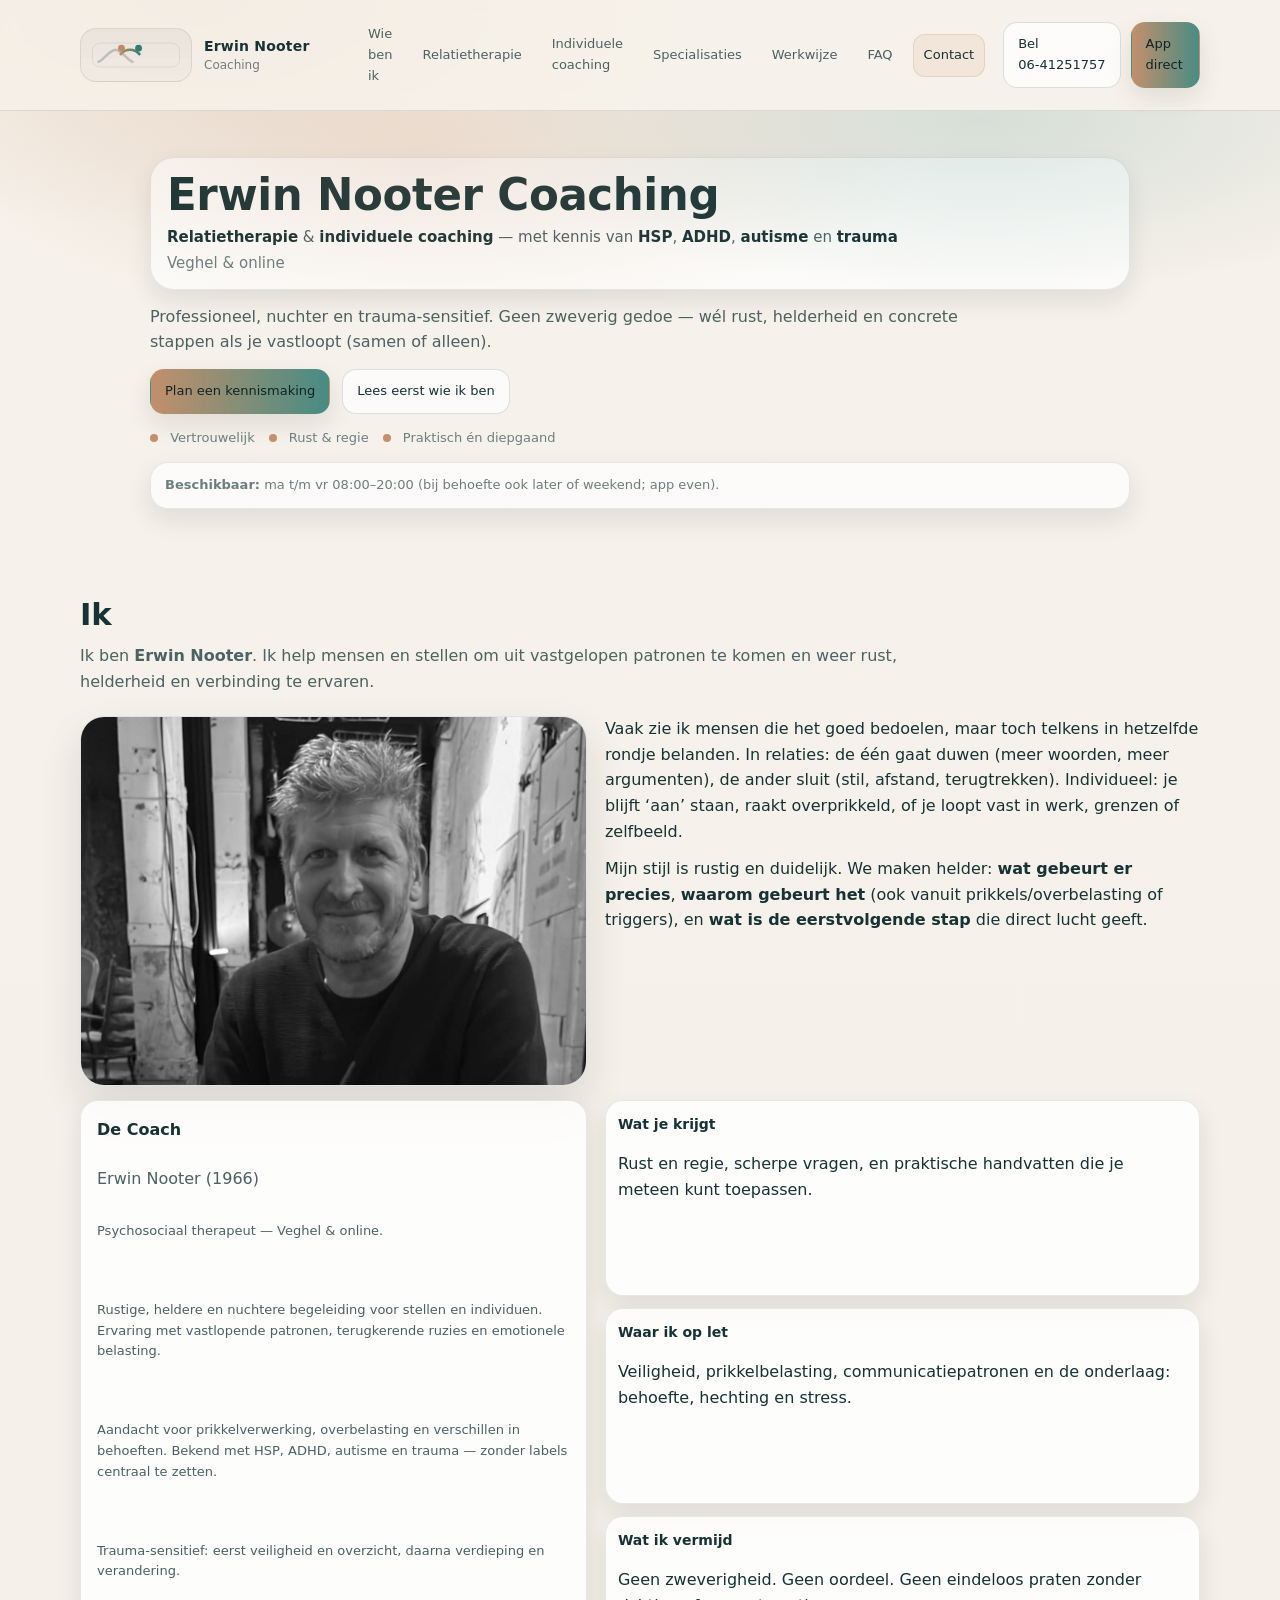
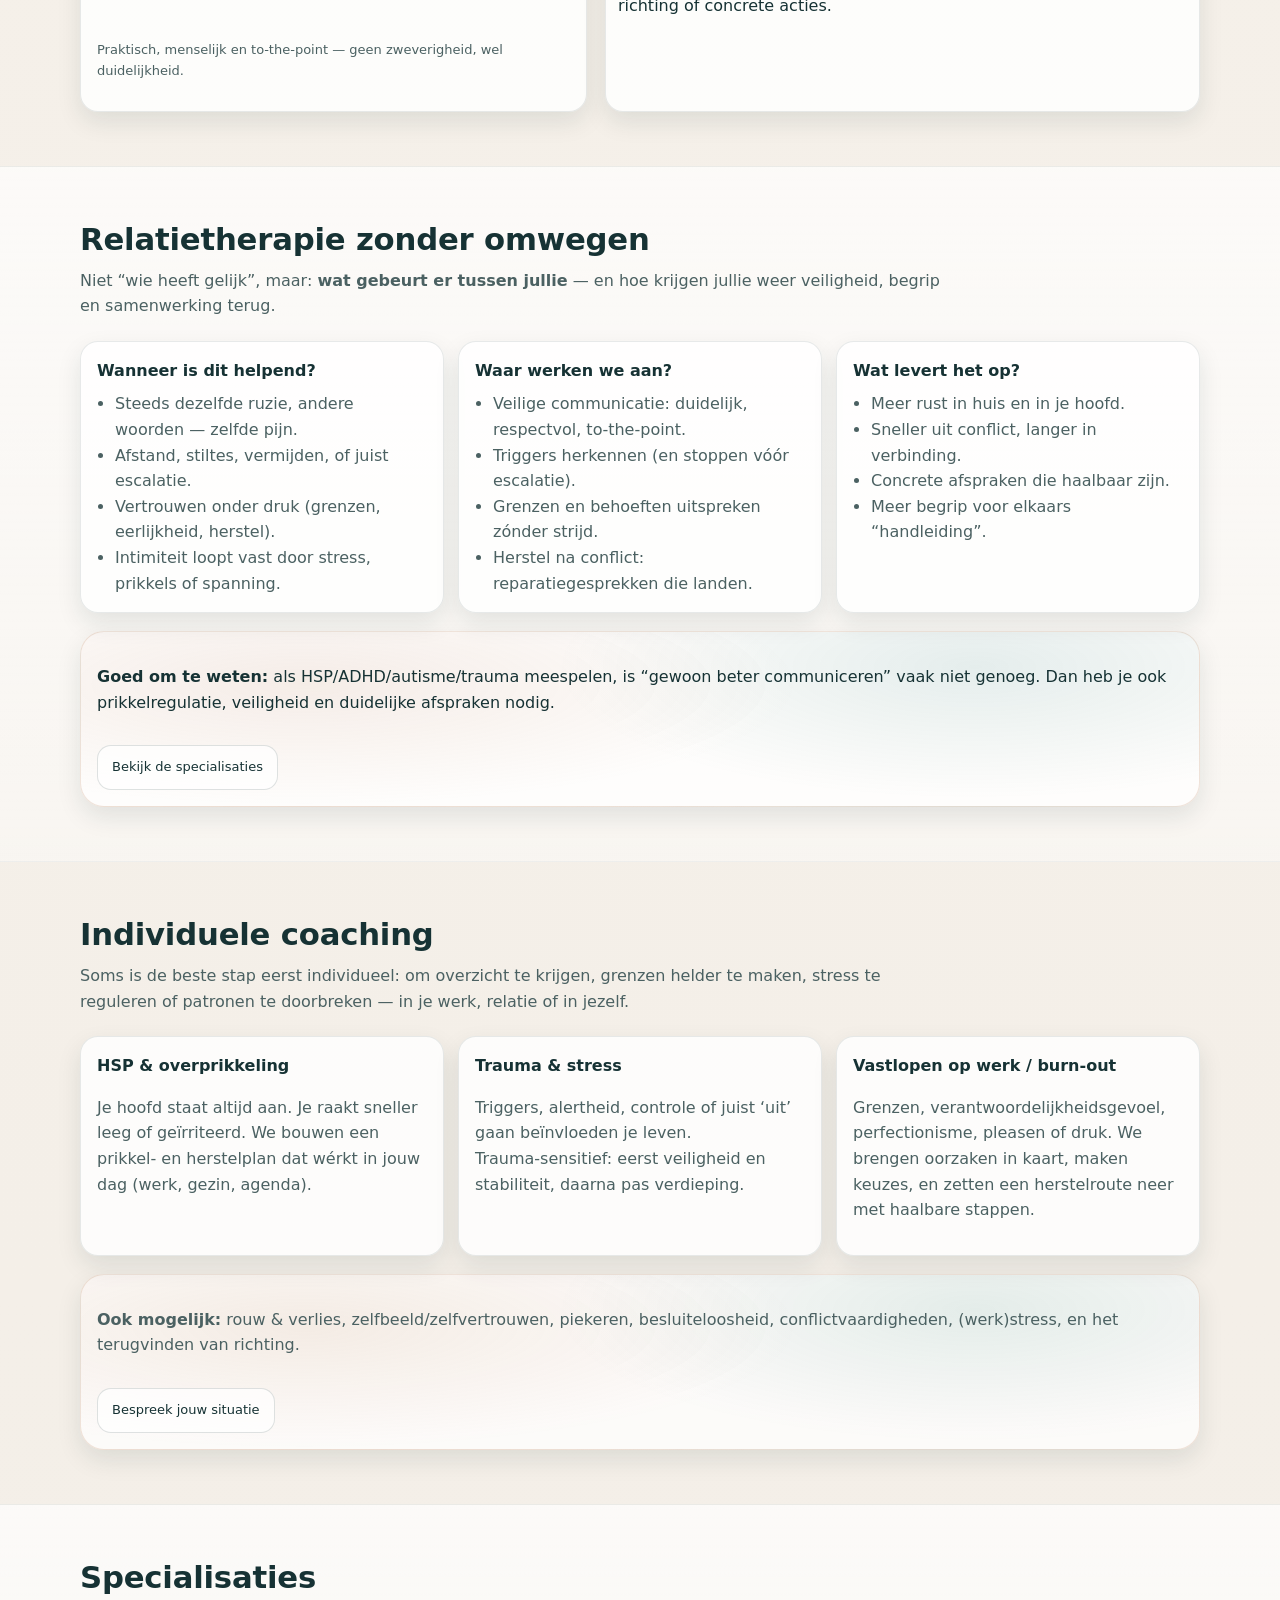
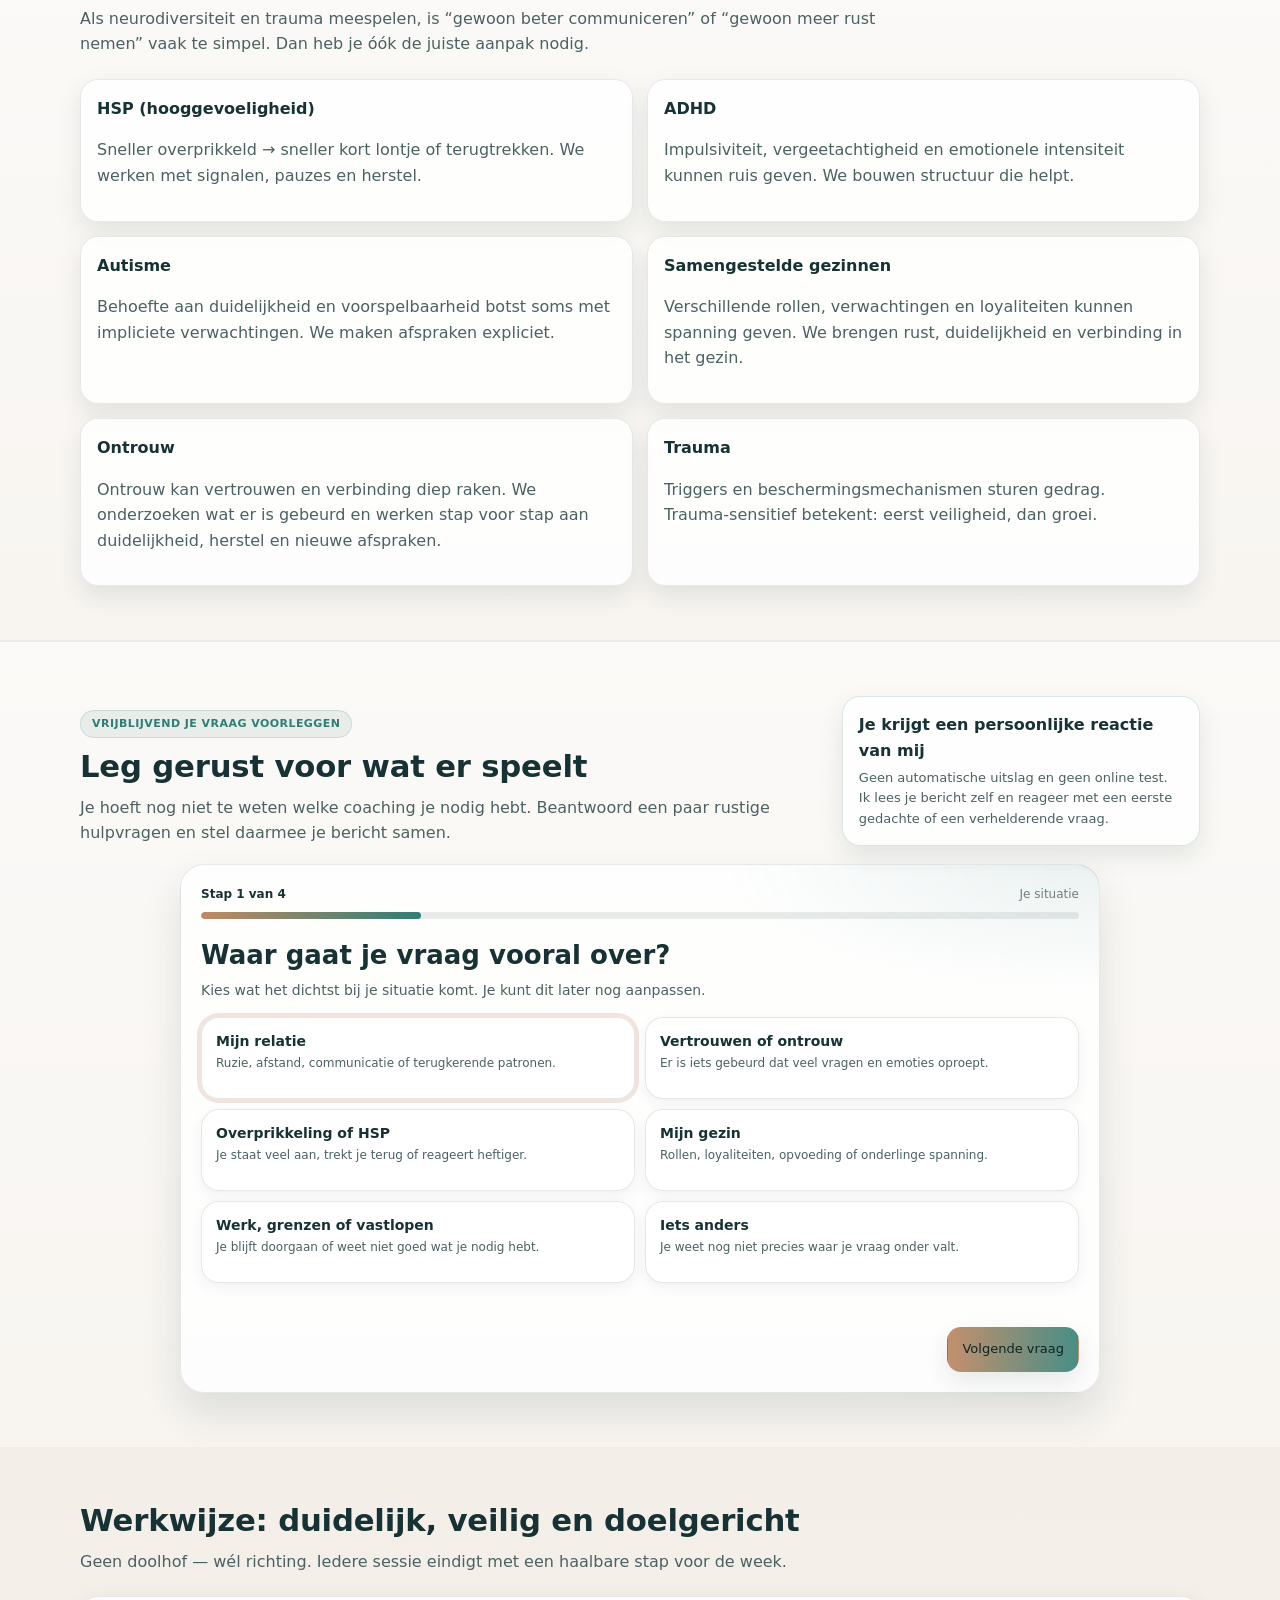
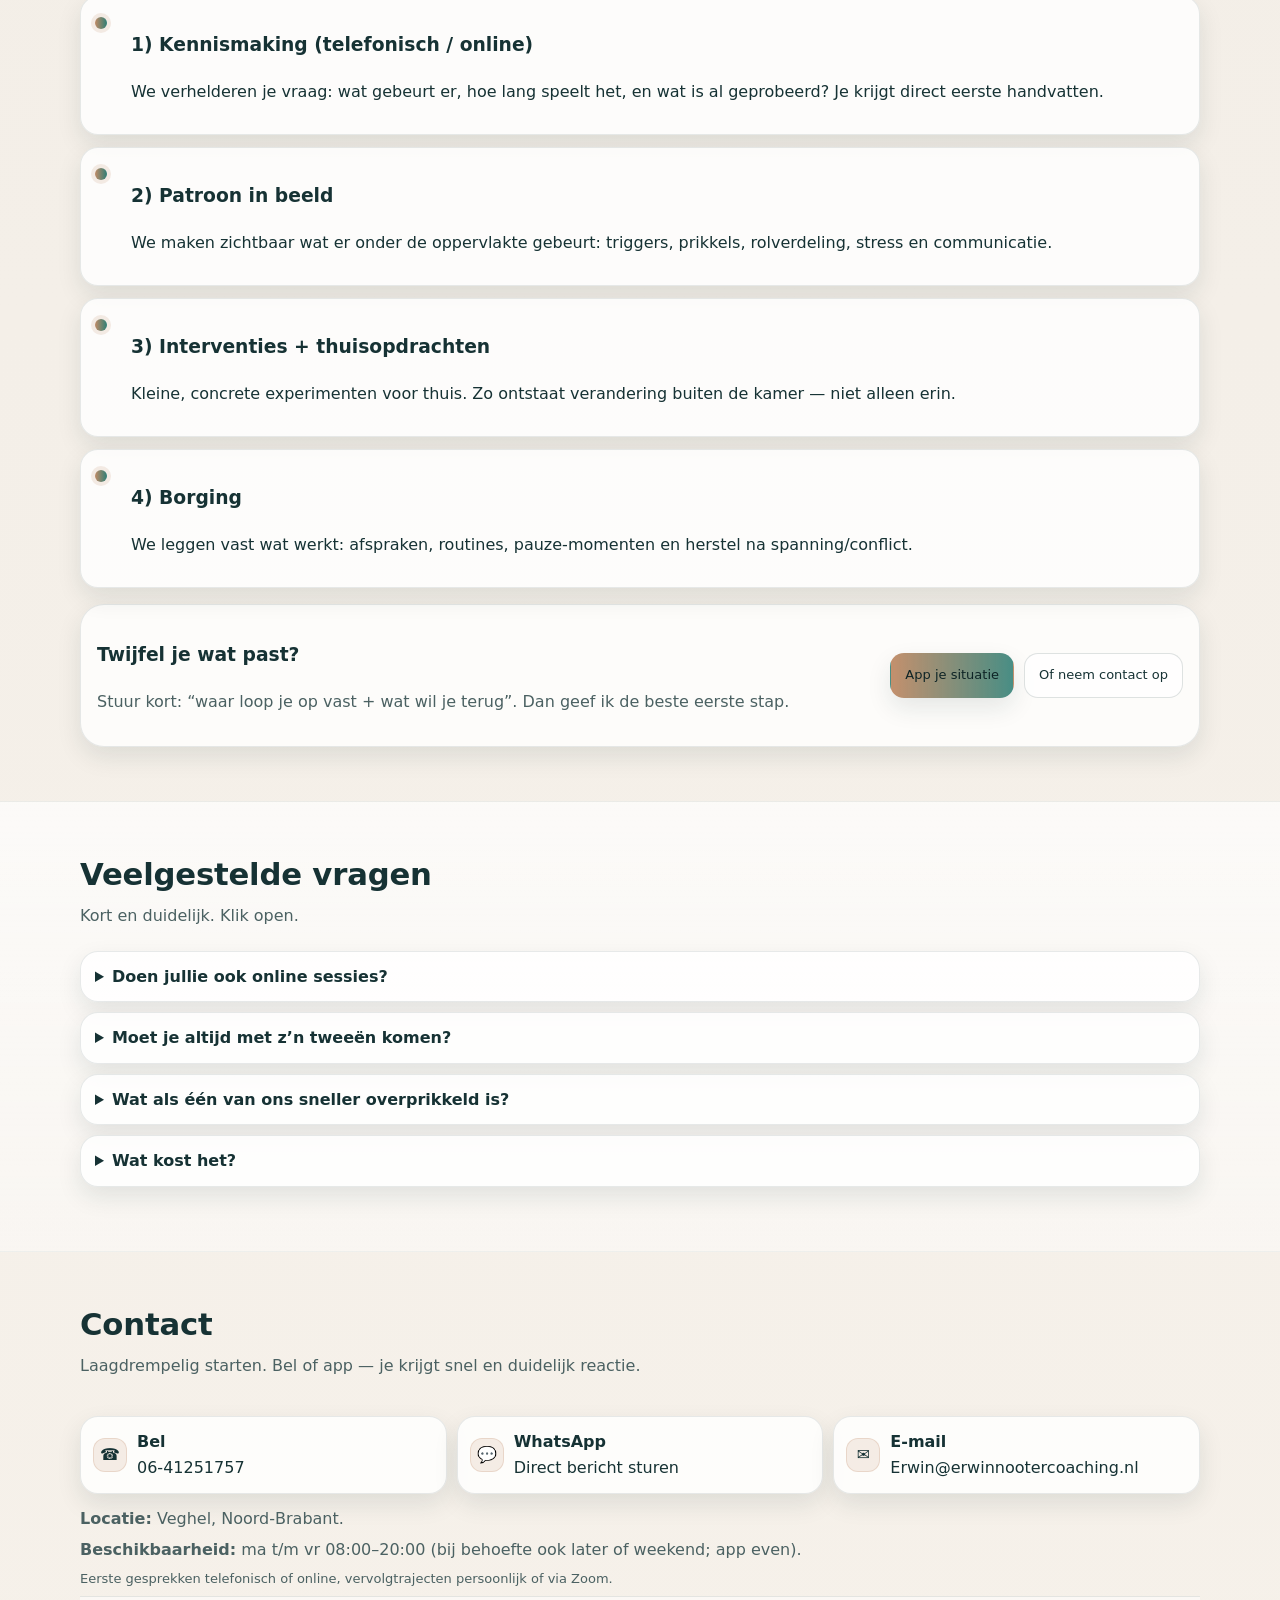
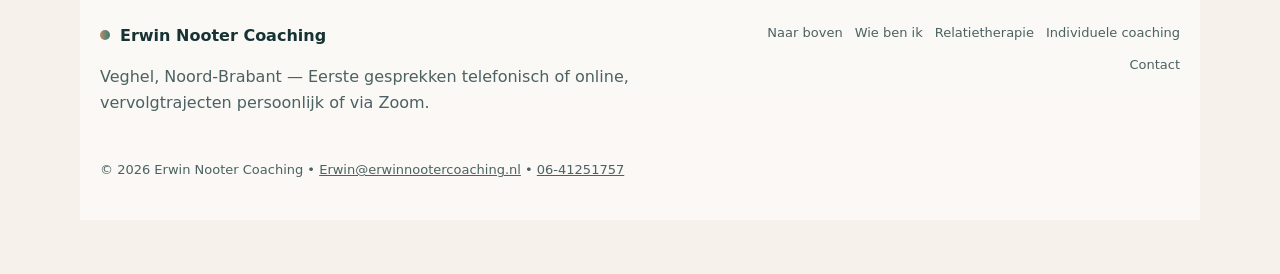
<file: index.html>
<!doctype html>
<html lang="nl">
<head>
  <meta charset="utf-8" />
  <meta name="viewport" content="width=device-width,initial-scale=1" />
  <meta name="theme-color" content="#163234" />

  <title>Erwin Nooter Coaching | Relatietherapie & individuele coaching</title>
  <meta name="description" content="Erwin Nooter Coaching — relatietherapie én individuele coaching in Veghel (ook online). Specialisatie in HSP, ADHD, autisme en trauma. Professioneel, nuchter en trauma-sensitief." />

  <!-- Open Graph -->
  <meta property="og:type" content="website" />
  <meta property="og:title" content="Erwin Nooter Coaching | Relatietherapie & individuele coaching" />
  <meta property="og:description" content="Relatietherapie en individuele coaching in Veghel (ook online). HSP, ADHD, autisme en trauma." />
  <meta property="og:url" content="https://www.erwinnootercoaching.nl/" />
  <meta property="og:image" content="assets/img/og-cover.jpg" />

  <!-- Favicon -->
  <link rel="icon" href="data:image/svg+xml,%3Csvg xmlns='http://www.w3.org/2000/svg' viewBox='0 0 64 64'%3E%3Cpath fill='%23163234' d='M10 40c11-3 16-18 22-18s11 15 22 18v8H10z'/%3E%3Ccircle cx='22' cy='22' r='5' fill='%23C08A65'/%3E%3Ccircle cx='42' cy='22' r='5' fill='%232F7E75'/%3E%3C/svg%3E" />

  <link rel="stylesheet" href="assets/css/styles.css" />

  <!-- Structured data -->
  <script type="application/ld+json">
  {
    "@context":"https://schema.org",
    "@type":"ProfessionalService",
    "name":"Erwin Nooter Coaching",
    "areaServed":"Veghel, Noord-Brabant",
    "telephone":"+31641251757",
    "email":"Erwin@erwinnootercoaching.nl",
    "url":"https://www.erwinnootercoaching.nl/",
    "serviceType":[
      "Relatietherapie",
      "Individuele coaching",
      "Coaching bij HSP",
      "Begeleiding bij ADHD en autisme",
      "Trauma-sensitieve begeleiding"
    ]
  }
  </script>

  <script defer src="assets/js/main.js"></script>
</head>

<body>
  <a class="skip-link" href="#main">Direct naar inhoud</a>

  <header class="site-header" id="top">
    <div class="container header-inner">
      <a class="brand" href="#top" aria-label="Naar boven">
        <span class="logo" aria-hidden="true">
          <!-- Logo: twee personen/verbinding + veilige basis -->
          <svg viewBox="0 0 220 72" role="img" focusable="false" aria-hidden="true">
            <defs>
              <linearGradient id="g" x1="0" x2="1">
                <stop offset="0" stop-color="#C08A65"/>
                <stop offset="1" stop-color="#2F7E75"/>
              </linearGradient>
            </defs>

            <path d="M22 52c14-6 26-28 40-28s26 22 40 28" fill="none" stroke="#163234" stroke-opacity=".22" stroke-width="6" stroke-linecap="round"/>
            <circle cx="76" cy="20" r="8" fill="#C08A65"/>
            <circle cx="116" cy="20" r="8" fill="#2F7E75"/>
            <path d="M74 34c12-14 32-14 44 0" fill="none" stroke="url(#g)" stroke-width="6" stroke-linecap="round"/>
            <rect x="8" y="8" width="204" height="56" rx="18" ry="18"
                  fill="none" stroke="#163234" stroke-opacity=".10" stroke-width="2"/>
          </svg>
        </span>

        <span class="brand-text">
          <strong>Erwin Nooter</strong>
          <span>Coaching</span>
        </span>
      </a>

      <nav class="nav" aria-label="Hoofdmenu">
        <button class="nav-toggle" aria-expanded="false" aria-controls="navlinks">
          <span class="sr-only">Menu</span>
          <span aria-hidden="true" class="burger"></span>
        </button>

        <div class="navlinks" id="navlinks">
          <a href="#wie-ben-ik">Wie ben ik</a>
          <a href="#relatietherapie">Relatietherapie</a>
          <a href="#individueel">Individuele coaching</a>
          <a href="#specialisaties">Specialisaties</a>
          <a href="#werkwijze">Werkwijze</a>
          <a href="#faq">FAQ</a>
          <a href="#contact">Contact</a>
        </div>
      </nav>

      <div class="header-cta">
        <a class="btn btn-ghost" href="tel:+31641251757">Bel 06‑41251757</a>
        <a class="btn btn-primary" href="https://wa.me/31641251757">App direct</a>
      </div>
    </div>
  </header>

  <main id="main">
    <!-- NIEUWE HERO: direct duidelijk wie/wat/waar + minder 'schreeuwend' -->
    <section class="hero" aria-label="Landing">
      <div class="container hero-inner">
        <div class="hero-titleblock">
          <h1 class="hero-title">Erwin Nooter Coaching</h1>
          <p class="hero-subtitle">
            <strong>Relatietherapie</strong> & <strong>individuele coaching</strong> — met kennis van <strong>HSP</strong>, <strong>ADHD</strong>, <strong>autisme</strong> en <strong>trauma</strong><br/>
            <span class="hero-loc">Veghel & online</span>
          </p>
        </div>

        <p class="hero-lead">
          Professioneel, nuchter en trauma‑sensitief. Geen zweverig gedoe — wél rust, helderheid en concrete stappen
          als je vastloopt (samen of alleen).
        </p>

        <div class="hero-actions">
          <a class="btn btn-primary" href="#contact">Plan een kennismaking</a>
          <a class="btn btn-ghost" href="#wie-ben-ik">Lees eerst wie ik ben</a>
        </div>

        <ul class="hero-trust" aria-label="Kernbeloftes">
          <li><span class="dot"></span> Vertrouwelijk</li>
          <li><span class="dot"></span> Rust & regie</li>
          <li><span class="dot"></span> Praktisch én diepgaand</li>
        </ul>

        <p class="micro-proof">
          <strong>Beschikbaar:</strong> ma t/m vr 08:00–20:00 (bij behoefte ook later of weekend; app even).
        </p>
      </div>
      <div class="hero-bg" aria-hidden="true"></div>
    </section>

    <!-- WIE BEN IK (ongewijzigd t.o.v. laatste goede versie) -->
    <section class="section" id="wie-ben-ik">
      <div class="container">
        <div class="section-head">
          <h2>Ik</h2>
          <p class="lead">
            Ik ben <strong>Erwin Nooter</strong>. Ik help mensen en stellen om uit vastgelopen patronen te komen
            en weer rust, helderheid en verbinding te ervaren.
          </p>
        </div>

        <div class="about-top">
          <figure class="about-photo">
            <img src="assets/img/erwin.jpg" alt="Portret van Erwin Nooter" loading="lazy" />
          </figure>

          <div class="about-text">
            <p>
              Vaak zie ik mensen die het goed bedoelen, maar toch telkens in hetzelfde rondje belanden.
              In relaties: de één gaat duwen (meer woorden, meer argumenten), de ander sluit (stil, afstand, terugtrekken).
              Individueel: je blijft ‘aan’ staan, raakt overprikkeld, of je loopt vast in werk, grenzen of zelfbeeld.
            </p>

            <p>
              Mijn stijl is rustig en duidelijk. We maken helder: <strong>wat gebeurt er precies</strong>,
              <strong>waarom gebeurt het</strong> (ook vanuit prikkels/overbelasting of triggers),
              en <strong>wat is de eerstvolgende stap</strong> die direct lucht geeft.
            </p>

            <p class="muted">
            
            </p>
          </div>
        </div>

        <div class="about-bottom">
          <div class="panel placeholder">
            <h3>De Coach</h3>
            <p class="muted">
              Erwin Nooter (1966)  
            </p>
            <p class="muted small">
              Psychosociaal therapeut — Veghel & online.
            </p>
             </p>
            <p class="muted small">
              Rustige, heldere en nuchtere begeleiding voor stellen en individuen.
              Ervaring met vastlopende patronen, terugkerende ruzies en emotionele belasting.
            </p>
             </p>
            <p class="muted small">
              Aandacht voor prikkelverwerking, overbelasting en verschillen in behoeften.
              Bekend met HSP, ADHD, autisme en trauma — zonder labels centraal te zetten.
            </p>
                </p>
            <p class="muted small">
              Trauma‑sensitief: eerst veiligheid en overzicht, daarna verdieping en verandering.
            </p>
                </p>
            <p class="muted small">
              Praktisch, menselijk en to‑the‑point — geen zweverigheid, wel duidelijkheid.
            </p>
          </div>

          <div class="facts-vertical">
            <div class="fact">
              <h3>Wat je krijgt</h3>
              <p>Rust en regie, scherpe vragen, en praktische handvatten die je meteen kunt toepassen.</p>
            </div>

            <div class="fact">
              <h3>Waar ik op let</h3>
              <p>Veiligheid, prikkelbelasting, communicatiepatronen en de onderlaag: behoefte, hechting en stress.</p>
            </div>

            <div class="fact">
              <h3>Wat ik vermijd</h3>
              <p>Geen zweverigheid. Geen oordeel. Geen eindeloos praten zonder richting of concrete acties.</p>
            </div>
          </div>
        </div>
      </div>
    </section>

    <!-- RELATIETHERAPIE -->
    <section class="section alt" id="relatietherapie">
      <div class="container">
        <div class="section-head">
          <h2>Relatietherapie zonder omwegen</h2>
          <p class="lead">
            Niet “wie heeft gelijk”, maar: <strong>wat gebeurt er tussen jullie</strong> — en hoe krijgen jullie weer veiligheid,
            begrip en samenwerking terug.
          </p>
        </div>

        <div class="grid-3">
          <article class="panel">
            <h3>Wanneer is dit helpend?</h3>
            <ul class="checklist">
              <li>Steeds dezelfde ruzie, andere woorden — zelfde pijn.</li>
              <li>Afstand, stiltes, vermijden, of juist escalatie.</li>
              <li>Vertrouwen onder druk (grenzen, eerlijkheid, herstel).</li>
              <li>Intimiteit loopt vast door stress, prikkels of spanning.</li>
            </ul>
          </article>

          <article class="panel">
            <h3>Waar werken we aan?</h3>
            <ul class="checklist">
              <li>Veilige communicatie: duidelijk, respectvol, to‑the‑point.</li>
              <li>Triggers herkennen (en stoppen vóór escalatie).</li>
              <li>Grenzen en behoeften uitspreken zónder strijd.</li>
              <li>Herstel na conflict: reparatiegesprekken die landen.</li>
            </ul>
          </article>

          <article class="panel">
            <h3>Wat levert het op?</h3>
            <ul class="checklist">
              <li>Meer rust in huis en in je hoofd.</li>
              <li>Sneller uit conflict, langer in verbinding.</li>
              <li>Concrete afspraken die haalbaar zijn.</li>
              <li>Meer begrip voor elkaars “handleiding”.</li>
            </ul>
          </article>
        </div>

        <div class="callout">
          <div class="callout-inner">
            <p>
              <strong>Goed om te weten:</strong> als HSP/ADHD/autisme/trauma meespelen, is “gewoon beter communiceren”
              vaak niet genoeg. Dan heb je ook prikkelregulatie, veiligheid en duidelijke afspraken nodig.
            </p>
            <a class="btn btn-ghost" href="#specialisaties">Bekijk de specialisaties</a>
          </div>
        </div>
      </div>
    </section>

    <!-- INDIVIDUELE COACHING -->
    <section class="section" id="individueel">
      <div class="container">
        <div class="section-head">
          <h2>Individuele coaching</h2>
          <p class="lead">
            Soms is de beste stap eerst individueel: om overzicht te krijgen, grenzen helder te maken,
            stress te reguleren of patronen te doorbreken — in je werk, relatie of in jezelf.
          </p>
        </div>

        <div class="grid-3">
          <article class="panel">
            <h3>HSP & overprikkeling</h3>
            <p class="muted">
              Je hoofd staat altijd aan. Je raakt sneller leeg of geïrriteerd. We bouwen een prikkel‑ en herstelplan
              dat wérkt in jouw dag (werk, gezin, agenda).
            </p>
          </article>

          <article class="panel">
            <h3>Trauma & stress</h3>
            <p class="muted">
              Triggers, alertheid, controle of juist ‘uit’ gaan beïnvloeden je leven. Trauma‑sensitief:
              eerst veiligheid en stabiliteit, daarna pas verdieping.
            </p>
          </article>

          <article class="panel">
            <h3>Vastlopen op werk / burn‑out</h3>
            <p class="muted">
              Grenzen, verantwoordelijkheidsgevoel, perfectionisme, pleasen of druk. We brengen oorzaken in kaart,
              maken keuzes, en zetten een herstelroute neer met haalbare stappen.
            </p>
          </article>
        </div>

        <div class="callout">
          <div class="callout-inner">
            <p class="muted">
              <strong>Ook mogelijk:</strong> rouw & verlies, zelfbeeld/zelfvertrouwen, piekeren, besluiteloosheid,
              conflictvaardigheden, (werk)stress, en het terugvinden van richting.
            </p>
            <a class="btn btn-ghost" href="#contact">Bespreek jouw situatie</a>
          </div>
        </div>
      </div>
    </section>

    <!-- SPECIALISATIES -->
    <section class="section alt" id="specialisaties">
      <div class="container">
        <div class="section-head">
          <h2>Specialisaties</h2>
          <p class="lead">
            Als neurodiversiteit en trauma meespelen, is “gewoon beter communiceren” of “gewoon meer rust nemen”
            vaak te simpel. Dan heb je óók de juiste aanpak nodig.
          </p>
        </div>

        <div class="grid-2">
          <article class="panel">
            <h3>HSP (hooggevoeligheid)</h3>
            <p class="muted">Sneller overprikkeld → sneller kort lontje of terugtrekken. We werken met signalen, pauzes en herstel.</p>
          </article>

          <article class="panel">
            <h3>ADHD</h3>
            <p class="muted">Impulsiviteit, vergeetachtigheid en emotionele intensiteit kunnen ruis geven. We bouwen structuur die helpt.</p>
          </article>

          <article class="panel">
            <h3>Autisme</h3>
            <p class="muted">Behoefte aan duidelijkheid en voorspelbaarheid botst soms met impliciete verwachtingen. We maken afspraken expliciet.</p>
          </article>

          <article class="panel">
            <h3>Samengestelde gezinnen</h3>
            <p class="muted">Verschillende rollen, verwachtingen en loyaliteiten kunnen spanning geven. We brengen rust, duidelijkheid en verbinding in het gezin.</p>
          </article>

          <article class="panel">
            <h3>Ontrouw</h3>
            <p class="muted">Ontrouw kan vertrouwen en verbinding diep raken. We onderzoeken wat er is gebeurd en werken stap voor stap aan duidelijkheid, herstel en nieuwe afspraken.</p>
          </article>
          
          <article class="panel">
            <h3>Trauma</h3>
            <p class="muted">Triggers en beschermingsmechanismen sturen gedrag. Trauma‑sensitief betekent: eerst veiligheid, dan groei.</p>
          </article>
        </div>
      </div>
    </section>
    
    <!-- INTERACTIEVE VRAAGWIJZER -->
    <section class="section alt question-section" id="vraagwijzer">
      <div class="container">
        <div class="question-intro">
          <div>
            <p class="eyebrow">
              Vrijblijvend je vraag voorleggen
            </p>

            <h2>Leg gerust voor wat er speelt</h2>

            <p class="lead">
              Je hoeft nog niet te weten welke coaching je nodig hebt.
              Beantwoord een paar rustige hulpvragen en stel daarmee je
              bericht samen.
            </p>
          </div>

          <aside class="question-promise">
            <strong>
              Je krijgt een persoonlijke reactie van mij
            </strong>

            <p>
              Geen automatische uitslag en geen online test. Ik lees je
              bericht zelf en reageer met een eerste gedachte of een
              verhelderende vraag.
            </p>
          </aside>
        </div>

        <div class="question-builder">
          <div class="question-progress" aria-label="Voortgang vraagwijzer">
            <div class="progress-top">
              <span id="question-step-label">Stap 1 van 4</span>
              <span id="question-progress-label">Je situatie</span>
            </div>

            <div class="progress-track" aria-hidden="true">
              <span id="question-progress-bar"></span>
            </div>
          </div>

          <form id="question-form" novalidate>
            <!-- STAP 1 -->
            <fieldset class="question-step is-active" data-step="1">
              <legend>
                Waar gaat je vraag vooral over?
              </legend>

              <p class="step-help">
                Kies wat het dichtst bij je situatie komt.
                Je kunt dit later nog aanpassen.
              </p>

              <div class="answer-options">
                <label class="answer-card">
                  <input
                    type="radio"
                    name="topic"
                    value="mijn relatie of terugkerende conflicten"
                  >

                  <span>
                    <strong>Mijn relatie</strong>

                    <small>
                      Ruzie, afstand, communicatie of terugkerende patronen.
                    </small>
                  </span>
                </label>

                <label class="answer-card">
                  <input
                    type="radio"
                    name="topic"
                    value="vertrouwen, ontrouw of herstel"
                  >

                  <span>
                    <strong>Vertrouwen of ontrouw</strong>

                    <small>
                      Er is iets gebeurd dat veel vragen en emoties oproept.
                    </small>
                  </span>
                </label>

                <label class="answer-card">
                  <input
                    type="radio"
                    name="topic"
                    value="overprikkeling, HSP of stress"
                  >

                  <span>
                    <strong>Overprikkeling of HSP</strong>

                    <small>
                      Je staat veel aan, trekt je terug of reageert heftiger.
                    </small>
                  </span>
                </label>

                <label class="answer-card">
                  <input
                    type="radio"
                    name="topic"
                    value="mijn gezin of ons samengestelde gezin"
                  >

                  <span>
                    <strong>Mijn gezin</strong>

                    <small>
                      Rollen, loyaliteiten, opvoeding of onderlinge spanning.
                    </small>
                  </span>
                </label>

                <label class="answer-card">
                  <input
                    type="radio"
                    name="topic"
                    value="werk, grenzen, spanning of vastlopen"
                  >

                  <span>
                    <strong>Werk, grenzen of vastlopen</strong>

                    <small>
                      Je blijft doorgaan of weet niet goed wat je nodig hebt.
                    </small>
                  </span>
                </label>

                <label class="answer-card">
                  <input
                    type="radio"
                    name="topic"
                    value="iets anders dat ik moeilijk kan plaatsen"
                  >

                  <span>
                    <strong>Iets anders</strong>

                    <small>
                      Je weet nog niet precies waar je vraag onder valt.
                    </small>
                  </span>
                </label>
              </div>

              <p
                class="form-error"
                id="topic-error"
                role="alert"
              ></p>

              <div class="form-navigation form-navigation-end">
                <button
                  class="btn btn-primary question-next"
                  type="button"
                  data-next="2"
                >
                  Volgende vraag
                </button>
              </div>
            </fieldset>

            <!-- STAP 2 -->
            <fieldset class="question-step" data-step="2" hidden>
              <legend>
                Wat gebeurt er steeds opnieuw?
              </legend>

              <p class="step-help">
                Beschrijf kort het moment of patroon waar je het meeste last
                van hebt. Je hoeft niet je hele verhaal te vertellen.
              </p>

              <label class="field-label" for="situation">
                Wat merk je in de praktijk?
              </label>

              <textarea
                id="situation"
                name="situation"
                rows="7"
                maxlength="900"
                placeholder="Bijvoorbeeld: we willen het rustig bespreken, maar binnen een paar minuten ontstaat dezelfde ruzie..."
              ></textarea>

              <div class="textarea-meta">
                <span>
                  Hulpvraag: wat gebeurt er, wanneer gebeurt het en wat doe
                  jij of de ander vervolgens?
                </span>

                <span id="situation-count">0 / 900</span>
              </div>

              <p
                class="form-error"
                id="situation-error"
                role="alert"
              ></p>

              <div class="form-navigation">
                <button
                  class="btn btn-ghost question-back"
                  type="button"
                  data-back="1"
                >
                  Terug
                </button>

                <button
                  class="btn btn-primary question-next"
                  type="button"
                  data-next="3"
                >
                  Volgende vraag
                </button>
              </div>
            </fieldset>

            <!-- STAP 3 -->
            <fieldset class="question-step" data-step="3" hidden>
              <legend>
                Wat zou je graag terug willen?
              </legend>

              <p class="step-help">
                Denk niet direct aan de perfecte oplossing. Benoem vooral
                wat er anders zou mogen voelen of verlopen.
              </p>

              <label class="field-label" for="wish">
                Waar hoop je op?
              </label>

              <textarea
                id="wish"
                name="wish"
                rows="6"
                maxlength="700"
                placeholder="Bijvoorbeeld: ik wil weer een gesprek kunnen voeren zonder dat een van ons dichtklapt..."
              ></textarea>

              <div class="textarea-meta">
                <span>
                  Hulpvraag: wanneer zou je merken dat er iets ten goede
                  verandert?
                </span>

                <span id="wish-count">0 / 700</span>
              </div>

              <fieldset class="contact-need">
                <legend>
                  Wat zou je nu als eerste helpen?
                </legend>

                <div class="answer-options answer-options-compact">
                  <label class="answer-card">
                    <input
                      type="radio"
                      name="need"
                      value="mijn verhaal eerst even kwijt te kunnen"
                    >

                    <span>
                      <strong>Mijn verhaal even kwijt</strong>
                    </span>
                  </label>

                  <label class="answer-card">
                    <input
                      type="radio"
                      name="need"
                      value="een eerste gedachte of verhelderende vraag van jou"
                    >

                    <span>
                      <strong>Een eerste gedachte van Erwin</strong>
                    </span>
                  </label>

                  <label class="answer-card">
                    <input
                      type="radio"
                      name="need"
                      value="overleggen of een persoonlijk gesprek zinvol is"
                    >

                    <span>
                      <strong>Overleggen over een gesprek</strong>
                    </span>
                  </label>

                  <label class="answer-card">
                    <input
                      type="radio"
                      name="need"
                      value="rustig beginnen, omdat ik het zelf nog niet weet"
                    >

                    <span>
                      <strong>Ik weet het nog niet</strong>
                    </span>
                  </label>
                </div>
              </fieldset>

              <p
                class="form-error"
                id="wish-error"
                role="alert"
              ></p>

              <div class="form-navigation">
                <button
                  class="btn btn-ghost question-back"
                  type="button"
                  data-back="2"
                >
                  Terug
                </button>

                <button
                  class="btn btn-primary question-next"
                  type="button"
                  data-next="4"
                >
                  Maak mijn bericht
                </button>
              </div>
            </fieldset>

            <!-- STAP 4 -->
            <fieldset class="question-step" data-step="4" hidden>
              <legend>
                Dit is je bericht aan Erwin
              </legend>

              <p class="step-help">
                Controleer de tekst en pas hem gerust aan.
                Er wordt nog niets verzonden.
              </p>

              <label class="field-label" for="message-preview">
                Jouw bericht
              </label>

              <textarea
                id="message-preview"
                name="message-preview"
                rows="13"
                maxlength="2200"
              ></textarea>

              <div class="send-explanation">
                <span class="send-icon" aria-hidden="true">✓</span>

                <div>
                  <strong>Jij houdt de controle</strong>

                  <p>
                    Kies hieronder WhatsApp of e-mail. De gekozen app wordt
                    geopend met je bericht. Je controleert en verzendt het
                    daarna zelf.
                  </p>
                </div>
              </div>

              <div class="send-options">
                <button
                  class="send-card send-card-whatsapp"
                  id="send-whatsapp"
                  type="button"
                >
                  <span class="send-card-icon" aria-hidden="true">💬</span>

                  <span>
                    <strong>Open in WhatsApp</strong>

                    <small>
                      Snel en laagdrempelig. Je kunt het bericht nog aanpassen.
                    </small>
                  </span>
                </button>

                <button
                  class="send-card send-card-email"
                  id="send-email"
                  type="button"
                >
                  <span class="send-card-icon" aria-hidden="true">✉</span>

                  <span>
                    <strong>Open in e-mail</strong>

                    <small>
                      Handig als je de vraag liever per e-mail verstuurt.
                    </small>
                  </span>
                </button>
              </div>

              <div class="privacy-box">
                <strong>Goed om te weten</strong>

                <p>
                  Wat je hier invult, wordt niet automatisch door deze
                  website opgeslagen of verzonden. Deel via WhatsApp of
                  e-mail liever geen zeer gevoelige medische informatie.
                  Deze vraagwijzer is niet bedoeld voor noodsituaties.
                </p>
              </div>

              <div class="form-navigation">
                <button
                  class="btn btn-ghost question-back"
                  type="button"
                  data-back="3"
                >
                  Bericht aanpassen
                </button>

                <button
                  class="btn btn-text"
                  id="question-reset"
                  type="button"
                >
                  Opnieuw beginnen
                </button>
              </div>
            </fieldset>
          </form>
        </div>
      </div>
    </section>

    <!-- WERKWIJZE -->
    <section class="section" id="werkwijze">
      <div class="container">
        <div class="section-head">
          <h2>Werkwijze: duidelijk, veilig en doelgericht</h2>
          <p class="lead">Geen doolhof — wél richting. Iedere sessie eindigt met een haalbare stap voor de week.</p>
        </div>

        <div class="timeline">
          <div class="t-item">
            <div class="t-dot" aria-hidden="true"></div>
            <div class="t-content">
              <h3>1) Kennismaking (telefonisch / online)</h3>
              <p>We verhelderen je vraag: wat gebeurt er, hoe lang speelt het, en wat is al geprobeerd? Je krijgt direct eerste handvatten.</p>
            </div>
          </div>

          <div class="t-item">
            <div class="t-dot" aria-hidden="true"></div>
            <div class="t-content">
              <h3>2) Patroon in beeld</h3>
              <p>We maken zichtbaar wat er onder de oppervlakte gebeurt: triggers, prikkels, rolverdeling, stress en communicatie.</p>
            </div>
          </div>

          <div class="t-item">
            <div class="t-dot" aria-hidden="true"></div>
            <div class="t-content">
              <h3>3) Interventies + thuisopdrachten</h3>
              <p>Kleine, concrete experimenten voor thuis. Zo ontstaat verandering buiten de kamer — niet alleen erin.</p>
            </div>
          </div>

          <div class="t-item">
            <div class="t-dot" aria-hidden="true"></div>
            <div class="t-content">
              <h3>4) Borging</h3>
              <p>We leggen vast wat werkt: afspraken, routines, pauze‑momenten en herstel na spanning/conflict.</p>
            </div>
          </div>
        </div>

        <div class="cta-band">
          <div>
            <h3>Twijfel je wat past?</h3>
            <p class="muted">Stuur kort: “waar loop je op vast + wat wil je terug”. Dan geef ik de beste eerste stap.</p>
          </div>
          <div class="cta-actions">
            <a class="btn btn-primary" href="https://wa.me/31641251757">App je situatie</a>
            <a class="btn btn-ghost" href="#contact">Of neem contact op</a>
          </div>
        </div>
      </div>
    </section>

    <!-- FAQ -->
    <section class="section alt" id="faq">
      <div class="container">
        <div class="section-head">
          <h2>Veelgestelde vragen</h2>
          <p class="lead">Kort en duidelijk. Klik open.</p>
        </div>

        <div class="faq">
          <details>
            <summary>Doen jullie ook online sessies?</summary>
            <p>Ja. Eerste gesprekken kunnen telefonisch of online. Vervolgtrajecten kunnen persoonlijk of via Zoom.</p>
          </details>

          <details>
            <summary>Moet je altijd met z’n tweeën komen?</summary>
            <p>Nee. Soms start je samen, soms juist individueel. We kiezen wat het meest effectief is.</p>
          </details>

          <details>
            <summary>Wat als één van ons sneller overprikkeld is?</summary>
            <p>Dan maken we prikkelbelasting expliciet en werken we met pauze‑afspraken en herstelmomenten, zodat gesprekken veilig blijven.</p>
          </details>

          <details>
            <summary>Wat kost het?</summary>
            <p>Dit bespreken wij samen, wij gaan eerst kijken wat er gewenst is voordat we over kosten gaan praten. Dit is een onderdeel van de gratis intake! </p>
          </details>
        </div>
      </div>
    </section>

    <!-- CONTACT (formulier verwijderd) -->
    <section class="section" id="contact">
      <div class="container">
        <div class="section-head">
          <h2>Contact</h2>
          <p class="lead">Laagdrempelig starten. Bel of app — je krijgt snel en duidelijk reactie.</p>
        </div>

        <div class="contact-grid single">
          <div>
            <div class="contact-cards">
              <a class="contact-card" href="tel:+31641251757">
                <span class="icon" aria-hidden="true">☎</span>
                <span><strong>Bel</strong><br />06‑41251757</span>
              </a>

              <a class="contact-card" href="https://wa.me/31641251757">
                <span class="icon" aria-hidden="true">💬</span>
                <span><strong>WhatsApp</strong><br />Direct bericht sturen</span>
              </a>

              <a class="contact-card" href="mailto:Erwin@erwinnootercoaching.nl?subject=Kennismaking%20coaching">
                <span class="icon" aria-hidden="true">✉</span>
                <span><strong>E‑mail</strong><br />Erwin@erwinnootercoaching.nl</span>
              </a>
            </div>

            <div class="contact-info">
              <p><strong>Locatie:</strong> Veghel, Noord‑Brabant.</p>
              <p><strong>Beschikbaarheid:</strong> ma t/m vr 08:00–20:00 (bij behoefte ook later of weekend; app even).</p>
              <p class="muted small">Eerste gesprekken telefonisch of online, vervolgtrajecten persoonlijk of via Zoom.</p>
            </div>


    <!-- FOOTER -->
    <footer class="footer">
      <div class="container footer-inner">
        <div>
          <div class="footer-brand">
            <span class="mini-mark" aria-hidden="true"></span>
            <strong>Erwin Nooter Coaching</strong>
          </div>
          <p class="muted">Veghel, Noord‑Brabant — Eerste gesprekken telefonisch of online, vervolgtrajecten persoonlijk of via Zoom.</p>
        </div>

        <div class="footer-links">
          <a href="#top">Naar boven</a>
          <a href="#wie-ben-ik">Wie ben ik</a>
          <a href="#relatietherapie">Relatietherapie</a>
          <a href="#individueel">Individuele coaching</a>
          <a href="#contact">Contact</a>
        </div>

        <div class="footer-legal">
          <p class="muted small">
            © <span id="year"></span> Erwin Nooter Coaching •
            <a href="mailto:Erwin@erwinnootercoaching.nl">Erwin@erwinnootercoaching.nl</a> •
            <a href="tel:+31641251757">06‑41251757</a>
          </p>
        </div>
      </div>
    </footer>
  </main>
</body>
</html>
</file>
<file: assets/css/styles.css>
:root{
  --bg: #F6F1EA;
  --surface: #FFFFFF;
  --text: #163234;
  --muted: #4B6162;
  --muted2: #6D7E7F;
  --brand: #C08A65;
  --brand2: #2F7E75;
  --line: rgba(22,50,52,.12);
  --shadow: 0 20px 40px rgba(22,50,52,.12);
  --shadow2: 0 10px 24px rgba(22,50,52,.10);
  --radius: 18px;
  --radius2: 24px;
  --container: 1120px;
  --focus: 0 0 0 4px rgba(192,138,101,.22);
  --font: ui-sans-serif, system-ui, -apple-system, Segoe UI, Roboto, Helvetica, Arial, "Apple Color Emoji","Segoe UI Emoji";
}

*{
  box-sizing:border-box;
}

html{
  scroll-behavior:smooth;
}

body{
  margin:0;
  font-family:var(--font);
  color:var(--text);
  line-height:1.6;
  background:
    radial-gradient(900px 420px at 15% 0%, rgba(192,138,101,.18), transparent 55%),
    radial-gradient(900px 420px at 85% -5%, rgba(47,126,117,.16), transparent 55%),
    linear-gradient(180deg, var(--bg), #F3EEE7 65%, #F6F1EA);
}

button,
textarea,
input{
  font:inherit;
}

button{
  color:inherit;
}

a{
  color:inherit;
}

img{
  max-width:100%;
  display:block;
}

.container{
  width:min(var(--container), calc(100% - 40px));
  margin-inline:auto;
}

/* SKIP LINK */

.skip-link{
  position:absolute;
  left:-999px;
  top:10px;
  background:var(--text);
  color:white;
  padding:10px 14px;
  border-radius:12px;
  z-index:9999;
}

.skip-link:focus{
  left:10px;
  outline:none;
  box-shadow:var(--focus);
}

/* HEADER */

.site-header{
  position:sticky;
  top:0;
  z-index:1000;
  background:rgba(246,241,234,.78);
  backdrop-filter:blur(10px);
  border-bottom:1px solid var(--line);
}

.header-inner{
  display:flex;
  align-items:center;
  justify-content:space-between;
  padding:14px 0;
  gap:18px;
}

.brand{
  display:flex;
  align-items:center;
  gap:12px;
  text-decoration:none;
  min-width:260px;
}

.logo{
  width:112px;
  height:54px;
  display:inline-flex;
  border-radius:16px;
  background:linear-gradient(
    180deg,
    rgba(22,50,52,.05),
    rgba(22,50,52,.02)
  );
  border:1px solid rgba(22,50,52,.10);
  padding:6px 8px;
}

.logo svg{
  width:100%;
  height:100%;
  display:block;
}

.brand-text strong{
  display:block;
  font-size:14px;
  letter-spacing:.2px;
}

.brand-text span{
  display:block;
  font-size:12px;
  color:var(--muted2);
  margin-top:-2px;
}

.nav{
  display:flex;
  align-items:center;
}

.navlinks{
  display:flex;
  align-items:center;
  gap:10px;
}

.navlinks a{
  text-decoration:none;
  font-size:13px;
  color:var(--muted);
  padding:10px;
  border-radius:12px;
}

.navlinks a:hover{
  color:var(--text);
  background:rgba(22,50,52,.05);
}

.navlinks a.active{
  color:var(--text);
  background:rgba(192,138,101,.12);
  border:1px solid rgba(192,138,101,.22);
}

.header-cta{
  display:flex;
  gap:10px;
  align-items:center;
}

/* BUTTONS */

.btn{
  display:inline-flex;
  align-items:center;
  justify-content:center;
  gap:10px;
  padding:11px 14px;
  border-radius:14px;
  text-decoration:none;
  border:1px solid rgba(22,50,52,.14);
  font-size:13px;
  cursor:pointer;
  transition:
    transform .15s ease,
    background .15s ease,
    border-color .15s ease,
    filter .15s ease;
  user-select:none;
}

.btn:active{
  transform:translateY(1px);
}

.btn:focus{
  outline:none;
  box-shadow:var(--focus);
}

.btn-primary{
  background:linear-gradient(
    90deg,
    rgba(192,138,101,.95),
    rgba(47,126,117,.88)
  );
  color:#0E2426;
  border-color:transparent;
  box-shadow:var(--shadow2);
}

.btn-primary:hover{
  filter:brightness(1.02);
}

.btn-ghost{
  background:rgba(255,255,255,.72);
  color:var(--text);
}

.btn-ghost:hover{
  background:rgba(255,255,255,.92);
}

.btn-block{
  width:100%;
}

/* HERO */

.hero{
  position:relative;
  padding:46px 0 20px;
  overflow:hidden;
}

.hero-bg{
  position:absolute;
  inset:-70px -40px auto -40px;
  height:260px;
  background:
    radial-gradient(900px 320px at 35% 40%, rgba(192,138,101,.18), transparent 55%),
    radial-gradient(900px 320px at 75% 30%, rgba(47,126,117,.16), transparent 55%);
  pointer-events:none;
}

.hero-inner{
  max-width:980px;
}

.hero-titleblock{
  padding:14px 16px;
  border-radius:var(--radius2);
  background:rgba(255,255,255,.70);
  border:1px solid rgba(22,50,52,.10);
  box-shadow:var(--shadow2);
}

.hero-title{
  margin:0 0 6px;
  font-size:clamp(30px, 3.4vw, 48px);
  line-height:1.06;
  letter-spacing:-.4px;
}

.hero-subtitle{
  margin:0;
  color:var(--muted);
  font-size:15px;
}

.hero-subtitle strong{
  color:var(--text);
}

.hero-loc{
  display:inline-block;
  margin-top:2px;
  color:var(--muted2);
}

.hero-lead{
  margin:14px 0 0;
  color:var(--muted);
  font-size:16px;
  max-width:860px;
}

.hero-actions{
  display:flex;
  gap:12px;
  flex-wrap:wrap;
  margin-top:14px;
  align-items:center;
}

.hero-trust{
  list-style:none;
  padding:0;
  margin:14px 0 0;
  display:flex;
  gap:14px;
  flex-wrap:wrap;
  color:var(--muted2);
  font-size:13px;
}

.dot{
  width:8px;
  height:8px;
  border-radius:50%;
  display:inline-block;
  background:rgba(192,138,101,.95);
  margin-right:8px;
}

.micro-proof{
  margin-top:14px;
  padding:12px 14px;
  border-radius:var(--radius);
  background:rgba(255,255,255,.70);
  border:1px solid rgba(22,50,52,.10);
  color:var(--muted2);
  font-size:13px;
  box-shadow:var(--shadow2);
}

/* SECTIONS */

.section{
  padding:54px 0;
}

.section.alt{
  background:linear-gradient(
    180deg,
    rgba(255,255,255,.70),
    rgba(255,255,255,.40)
  );
  border-top:1px solid rgba(22,50,52,.06);
  border-bottom:1px solid rgba(22,50,52,.06);
}

.section-head{
  max-width:860px;
  margin-bottom:22px;
}

h2{
  font-size:clamp(22px, 2.4vw, 34px);
  line-height:1.2;
  margin:0 0 10px;
  letter-spacing:-.2px;
}

.lead{
  color:var(--muted);
  font-size:16px;
  margin:0;
}

.grid-3{
  display:grid;
  grid-template-columns:repeat(3, 1fr);
  gap:14px;
}

.grid-2{
  display:grid;
  grid-template-columns:repeat(2, 1fr);
  gap:14px;
}

.panel{
  border-radius:var(--radius);
  background:rgba(255,255,255,.82);
  border:1px solid rgba(22,50,52,.10);
  padding:16px;
  box-shadow:var(--shadow2);
}

.panel h3{
  margin:0 0 8px;
  font-size:16px;
}

.checklist,
.bullets{
  margin:0;
  padding-left:18px;
  color:var(--muted);
}

.callout{
  margin-top:18px;
  border-radius:var(--radius2);
  border:1px solid rgba(192,138,101,.22);
  background:
    radial-gradient(900px 220px at 20% 30%, rgba(192,138,101,.14), transparent 55%),
    radial-gradient(700px 220px at 80% 20%, rgba(47,126,117,.12), transparent 60%),
    rgba(255,255,255,.75);
  padding:16px;
  box-shadow:var(--shadow2);
}

.callout-inner{
  display:flex;
  gap:14px;
  align-items:center;
  justify-content:space-between;
  flex-wrap:wrap;
}

/* ABOUT */

.about-top{
  display:grid;
  grid-template-columns:.92fr 1.08fr;
  gap:18px;
  align-items:start;
  margin-top:14px;
}

.about-photo{
  margin:0;
  border-radius:var(--radius2);
  overflow:hidden;
  border:1px solid rgba(22,50,52,.12);
  box-shadow:var(--shadow);
  background:rgba(255,255,255,.75);
}

.about-text p{
  margin:0 0 12px;
}

.about-bottom{
  margin-top:14px;
  display:grid;
  grid-template-columns:.92fr 1.08fr;
  gap:18px;
  align-items:stretch;
}

.placeholder{
  height:100%;
  display:flex;
  flex-direction:column;
}

.facts-vertical{
  display:grid;
  grid-template-columns:1fr;
  gap:12px;
}

.fact{
  border-radius:var(--radius);
  background:rgba(255,255,255,.82);
  border:1px solid rgba(22,50,52,.10);
  padding:12px;
  box-shadow:var(--shadow2);
}

.fact h3{
  margin:0 0 6px;
  font-size:14px;
}

.muted{
  color:var(--muted);
}

.small{
  font-size:13px;
}

/* INTERACTIEVE VRAAGWIJZER */

.question-section{
  position:relative;
}

.question-intro{
  display:grid;
  grid-template-columns:minmax(0, 1.35fr) minmax(260px, .65fr);
  gap:18px;
  align-items:end;
  margin-bottom:18px;
}

.question-intro h2{
  margin-top:0;
}

.eyebrow{
  display:inline-flex;
  align-items:center;
  width:max-content;
  max-width:100%;
  margin:0 0 10px;
  padding:6px 11px;
  border-radius:999px;
  color:var(--brand2);
  background:rgba(47,126,117,.09);
  border:1px solid rgba(47,126,117,.16);
  font-size:11px;
  font-weight:700;
  line-height:1.3;
  letter-spacing:.45px;
  text-transform:uppercase;
}

.question-promise{
  padding:15px 16px;
  border-radius:var(--radius);
  background:rgba(255,255,255,.82);
  border:1px solid rgba(47,126,117,.18);
  box-shadow:var(--shadow2);
}

.question-promise strong{
  display:block;
  margin-bottom:4px;
}

.question-promise p{
  margin:0;
  color:var(--muted);
  font-size:13px;
}

.question-builder{
  max-width:920px;
  margin-inline:auto;
  padding:20px;
  border-radius:var(--radius2);
  background:
    radial-gradient(
      650px 220px at 100% 0%,
      rgba(47,126,117,.09),
      transparent 58%
    ),
    rgba(255,255,255,.82);
  border:1px solid rgba(22,50,52,.10);
  box-shadow:var(--shadow);
}

.question-progress{
  margin-bottom:20px;
}

.progress-top{
  display:flex;
  align-items:center;
  justify-content:space-between;
  gap:12px;
  margin-bottom:8px;
  color:var(--muted2);
  font-size:12px;
}

#question-step-label{
  font-weight:700;
  color:var(--text);
}

.progress-track{
  height:7px;
  overflow:hidden;
  border-radius:999px;
  background:rgba(22,50,52,.09);
}

.progress-track span{
  display:block;
  width:25%;
  height:100%;
  border-radius:inherit;
  background:linear-gradient(
    90deg,
    var(--brand),
    var(--brand2)
  );
  transition:width .25s ease;
}

.question-step{
  padding:0;
  margin:0;
  border:0;
  min-width:0;
}

.question-step[hidden]{
  display:none;
}

.question-step.is-active{
  animation:questionFadeIn .22s ease;
}

@keyframes questionFadeIn{
  from{
    opacity:0;
    transform:translateY(5px);
  }

  to{
    opacity:1;
    transform:translateY(0);
  }
}

.question-step > legend{
  display:block;
  width:100%;
  margin:0;
  padding:0;
  color:var(--text);
  font-size:clamp(19px, 2.2vw, 26px);
  font-weight:700;
  line-height:1.25;
}

.step-help{
  margin:7px 0 16px;
  color:var(--muted);
  font-size:14px;
}

.answer-options{
  display:grid;
  grid-template-columns:repeat(2, minmax(0, 1fr));
  gap:10px;
}

.answer-options-compact{
  margin-top:10px;
}

.answer-card{
  position:relative;
  display:block;
  cursor:pointer;
}

.answer-card input{
  position:absolute;
  width:1px;
  height:1px;
  margin:-1px;
  overflow:hidden;
  opacity:0;
  pointer-events:none;
}

.answer-card > span{
  position:relative;
  display:block;
  height:100%;
  min-height:82px;
  padding:14px 42px 14px 14px;
  border-radius:var(--radius);
  background:rgba(255,255,255,.78);
  border:1px solid rgba(22,50,52,.11);
  box-shadow:0 5px 14px rgba(22,50,52,.06);
  transition:
    transform .15s ease,
    background .15s ease,
    border-color .15s ease,
    box-shadow .15s ease;
}

.answer-options-compact .answer-card > span{
  min-height:60px;
  display:flex;
  align-items:center;
}

.answer-card:hover > span{
  transform:translateY(-1px);
  background:rgba(255,255,255,.96);
  border-color:rgba(47,126,117,.28);
  box-shadow:var(--shadow2);
}

.answer-card input:focus-visible + span{
  outline:none;
  box-shadow:var(--focus);
}

.answer-card input:checked + span{
  background:
    linear-gradient(
      135deg,
      rgba(192,138,101,.11),
      rgba(47,126,117,.10)
    ),
    rgba(255,255,255,.94);
  border-color:rgba(47,126,117,.50);
  box-shadow:
    0 0 0 2px rgba(47,126,117,.08),
    var(--shadow2);
}

.answer-card input:checked + span::after{
  content:"✓";
  position:absolute;
  top:12px;
  right:12px;
  width:22px;
  height:22px;
  display:grid;
  place-items:center;
  border-radius:50%;
  color:#FFFFFF;
  background:var(--brand2);
  font-size:12px;
  font-weight:700;
}

.answer-card strong{
  display:block;
  color:var(--text);
  font-size:14px;
  line-height:1.35;
}

.answer-card small{
  display:block;
  margin-top:4px;
  color:var(--muted);
  font-size:12px;
  line-height:1.45;
}

.field-label{
  display:block;
  margin:0 0 7px;
  color:var(--text);
  font-size:14px;
  font-weight:700;
}

.question-builder textarea{
  display:block;
  width:100%;
  min-height:145px;
  padding:13px 14px;
  resize:vertical;
  color:var(--text);
  line-height:1.55;
  background:rgba(255,255,255,.92);
  border:1px solid rgba(22,50,52,.15);
  border-radius:var(--radius);
  box-shadow:inset 0 1px 2px rgba(22,50,52,.04);
}

.question-builder textarea::placeholder{
  color:#7F8F90;
}

.question-builder textarea:focus{
  outline:none;
  border-color:rgba(47,126,117,.48);
  box-shadow:var(--focus);
}

.textarea-meta{
  display:flex;
  align-items:flex-start;
  justify-content:space-between;
  gap:16px;
  margin-top:7px;
  color:var(--muted2);
  font-size:11px;
}

.textarea-meta span:first-child{
  max-width:650px;
}

.textarea-meta span:last-child{
  flex-shrink:0;
}

.contact-need{
  padding:0;
  margin:22px 0 0;
  border:0;
  min-width:0;
}

.contact-need > legend{
  display:block;
  width:100%;
  padding:0;
  margin:0 0 7px;
  color:var(--text);
  font-size:15px;
  font-weight:700;
}

.form-error{
  min-height:22px;
  margin:8px 0 0;
  color:#9B3D34;
  font-size:12px;
  font-weight:600;
}

.form-navigation{
  display:flex;
  align-items:center;
  justify-content:space-between;
  flex-wrap:wrap;
  gap:10px;
  margin-top:14px;
}

.form-navigation-end{
  justify-content:flex-end;
}

.btn-text{
  border-color:transparent;
  background:transparent;
  color:var(--muted);
  box-shadow:none;
}

.btn-text:hover{
  color:var(--text);
  background:rgba(22,50,52,.04);
}

.send-explanation{
  display:grid;
  grid-template-columns:36px 1fr;
  align-items:start;
  gap:11px;
  margin-top:14px;
  padding:13px 14px;
  border-radius:var(--radius);
  background:rgba(47,126,117,.08);
  border:1px solid rgba(47,126,117,.15);
}

.send-icon{
  width:32px;
  height:32px;
  display:grid;
  place-items:center;
  border-radius:50%;
  color:#FFFFFF;
  background:var(--brand2);
  font-size:13px;
  font-weight:700;
}

.send-explanation strong{
  display:block;
}

.send-explanation p{
  margin:3px 0 0;
  color:var(--muted);
  font-size:12px;
}

.send-options{
  display:grid;
  grid-template-columns:repeat(2, minmax(0, 1fr));
  gap:10px;
  margin-top:12px;
}

.send-card{
  display:grid;
  grid-template-columns:40px 1fr;
  align-items:center;
  gap:11px;
  width:100%;
  padding:14px;
  text-align:left;
  color:var(--text);
  border-radius:var(--radius);
  border:1px solid rgba(22,50,52,.11);
  background:rgba(255,255,255,.86);
  box-shadow:var(--shadow2);
  cursor:pointer;
  transition:
    transform .15s ease,
    background .15s ease,
    border-color .15s ease;
}

.send-card:hover{
  transform:translateY(-1px);
  background:rgba(255,255,255,.98);
  border-color:rgba(47,126,117,.30);
}

.send-card:focus{
  outline:none;
  box-shadow:var(--focus);
}

.send-card-whatsapp{
  background:
    linear-gradient(
      135deg,
      rgba(47,126,117,.11),
      rgba(255,255,255,.91)
    );
}

.send-card-email{
  background:
    linear-gradient(
      135deg,
      rgba(192,138,101,.12),
      rgba(255,255,255,.91)
    );
}

.send-card-icon{
  width:40px;
  height:40px;
  display:grid;
  place-items:center;
  border-radius:12px;
  background:rgba(255,255,255,.72);
  border:1px solid rgba(22,50,52,.07);
  font-size:18px;
}

.send-card strong,
.send-card small{
  display:block;
}

.send-card strong{
  font-size:14px;
}

.send-card small{
  margin-top:2px;
  color:var(--muted);
  font-size:11px;
  line-height:1.4;
}

.privacy-box{
  margin-top:12px;
  padding:12px 14px;
  border-radius:var(--radius);
  background:rgba(22,50,52,.04);
  border:1px solid rgba(22,50,52,.08);
}

.privacy-box strong{
  display:block;
  font-size:13px;
}

.privacy-box p{
  margin:3px 0 0;
  color:var(--muted);
  font-size:11px;
}

/* TIMELINE */

.timeline{
  display:grid;
  gap:12px;
}

.t-item{
  display:grid;
  grid-template-columns:24px 1fr;
  gap:12px;
  align-items:start;
  padding:14px;
  border-radius:var(--radius);
  background:rgba(255,255,255,.82);
  border:1px solid rgba(22,50,52,.10);
  box-shadow:var(--shadow2);
}

.t-dot{
  width:12px;
  height:12px;
  border-radius:50%;
  margin-top:6px;
  background:linear-gradient(
    90deg,
    var(--brand),
    var(--brand2)
  );
  box-shadow:0 0 0 4px rgba(192,138,101,.16);
}

/* CTA BAND */

.cta-band{
  margin-top:16px;
  padding:16px;
  border-radius:var(--radius2);
  border:1px solid rgba(22,50,52,.10);
  background:rgba(255,255,255,.78);
  display:flex;
  align-items:center;
  justify-content:space-between;
  gap:14px;
  flex-wrap:wrap;
  box-shadow:var(--shadow2);
}

.cta-actions{
  display:flex;
  gap:10px;
  flex-wrap:wrap;
}

/* FAQ */

.faq details{
  border-radius:var(--radius);
  border:1px solid rgba(22,50,52,.10);
  background:rgba(255,255,255,.82);
  padding:12px 14px;
  margin-bottom:10px;
  box-shadow:var(--shadow2);
}

.faq summary{
  cursor:pointer;
  font-weight:600;
}

.faq p{
  margin:10px 0 0;
  color:var(--muted);
}

/* CONTACT */

.contact-grid{
  display:grid;
  grid-template-columns:1fr 1fr;
  gap:16px;
  align-items:start;
}

.contact-grid.single{
  grid-template-columns:1fr;
}

.contact-cards{
  display:grid;
  grid-template-columns:repeat(3, 1fr);
  gap:10px;
  margin:16px 0 12px;
}

.contact-card{
  display:flex;
  gap:10px;
  align-items:center;
  padding:12px;
  border-radius:var(--radius);
  border:1px solid rgba(22,50,52,.10);
  background:rgba(255,255,255,.82);
  text-decoration:none;
  box-shadow:var(--shadow2);
}

.contact-card:hover{
  background:rgba(255,255,255,.95);
}

.icon{
  width:34px;
  height:34px;
  border-radius:12px;
  display:grid;
  place-items:center;
  background:rgba(192,138,101,.14);
  border:1px solid rgba(192,138,101,.22);
}

.contact-info p{
  margin:6px 0;
  color:var(--muted);
}

.start-card{
  margin-top:14px;
}

.steps{
  margin:12px 0 0;
  padding-left:18px;
  color:var(--muted);
}

.steps li{
  margin:6px 0;
}

/* FOOTER */

.footer{
  padding:26px 0;
  border-top:1px solid rgba(22,50,52,.10);
  background:rgba(255,255,255,.55);
}

.footer-inner{
  display:grid;
  grid-template-columns:1.2fr .8fr;
  gap:16px;
  align-items:start;
}

.footer-links{
  display:flex;
  flex-wrap:wrap;
  gap:12px;
  justify-content:flex-end;
}

.footer-links a{
  color:var(--muted);
  text-decoration:none;
  font-size:13px;
}

.footer-links a:hover{
  color:var(--text);
}

.footer-legal{
  grid-column:1 / -1;
}

.footer-brand{
  display:flex;
  align-items:center;
  gap:10px;
}

.mini-mark{
  width:10px;
  height:10px;
  border-radius:50%;
  background:linear-gradient(
    90deg,
    var(--brand),
    var(--brand2)
  );
}

/* ACCESSIBILITY */

.sr-only{
  position:absolute !important;
  width:1px;
  height:1px;
  padding:0;
  margin:-1px;
  overflow:hidden;
  clip:rect(0,0,0,0);
  white-space:nowrap;
  border:0;
}

/* MOBILE NAVIGATION */

.nav-toggle{
  display:none;
  border:1px solid rgba(22,50,52,.14);
  background:rgba(255,255,255,.72);
  border-radius:14px;
  padding:10px 12px;
}

.burger{
  width:22px;
  height:2px;
  background:var(--text);
  display:block;
  position:relative;
}

.burger::before,
.burger::after{
  content:"";
  position:absolute;
  left:0;
  width:22px;
  height:2px;
  background:var(--text);
}

.burger::before{
  top:-7px;
}

.burger::after{
  top:7px;
}

/* TABLET EN MOBIEL */

@media (max-width:980px){
  .header-cta{
    display:none;
  }

  .grid-3{
    grid-template-columns:1fr;
  }

  .grid-2{
    grid-template-columns:1fr;
  }

  .about-top{
    grid-template-columns:1fr;
  }

  .about-bottom{
    grid-template-columns:1fr;
  }

  .contact-cards{
    grid-template-columns:1fr;
  }

  .footer-inner{
    grid-template-columns:1fr;
  }

  .footer-links{
    justify-content:flex-start;
  }

  .question-intro{
    grid-template-columns:1fr;
    align-items:start;
  }

  .question-promise{
    max-width:680px;
  }

  .nav-toggle{
    display:inline-flex;
  }

  .navlinks{
    display:none;
    position:absolute;
    right:20px;
    top:76px;
    flex-direction:column;
    align-items:stretch;
    width:min(360px, calc(100vw - 40px));
    padding:10px;
    border-radius:18px;
    background:rgba(246,241,234,.92);
    border:1px solid rgba(22,50,52,.12);
    box-shadow:var(--shadow);
  }

  .navlinks.open{
    display:flex;
  }

  .navlinks a{
    padding:12px;
  }
}

@media (max-width:680px){
  .container{
    width:min(var(--container), calc(100% - 28px));
  }

  .question-builder{
    padding:16px;
    border-radius:var(--radius);
  }

  .answer-options{
    grid-template-columns:1fr;
  }

  .answer-card > span{
    min-height:auto;
  }

  .send-options{
    grid-template-columns:1fr;
  }

  .textarea-meta{
    flex-direction:column;
    gap:3px;
  }

  .form-navigation{
    align-items:stretch;
    flex-direction:column-reverse;
  }

  .form-navigation .btn{
    width:100%;
  }

  .form-navigation-end{
    flex-direction:column;
  }

  .question-promise{
    padding:14px;
  }
}

/* MINDER ANIMATIE ALS DE BEZOEKER DAT HEEFT INGESTELD */

@media (prefers-reduced-motion:reduce){
  html{
    scroll-behavior:auto;
  }

  *,
  *::before,
  *::after{
    animation-duration:.01ms !important;
    animation-iteration-count:1 !important;
    transition-duration:.01ms !important;
  }
}
</file>
